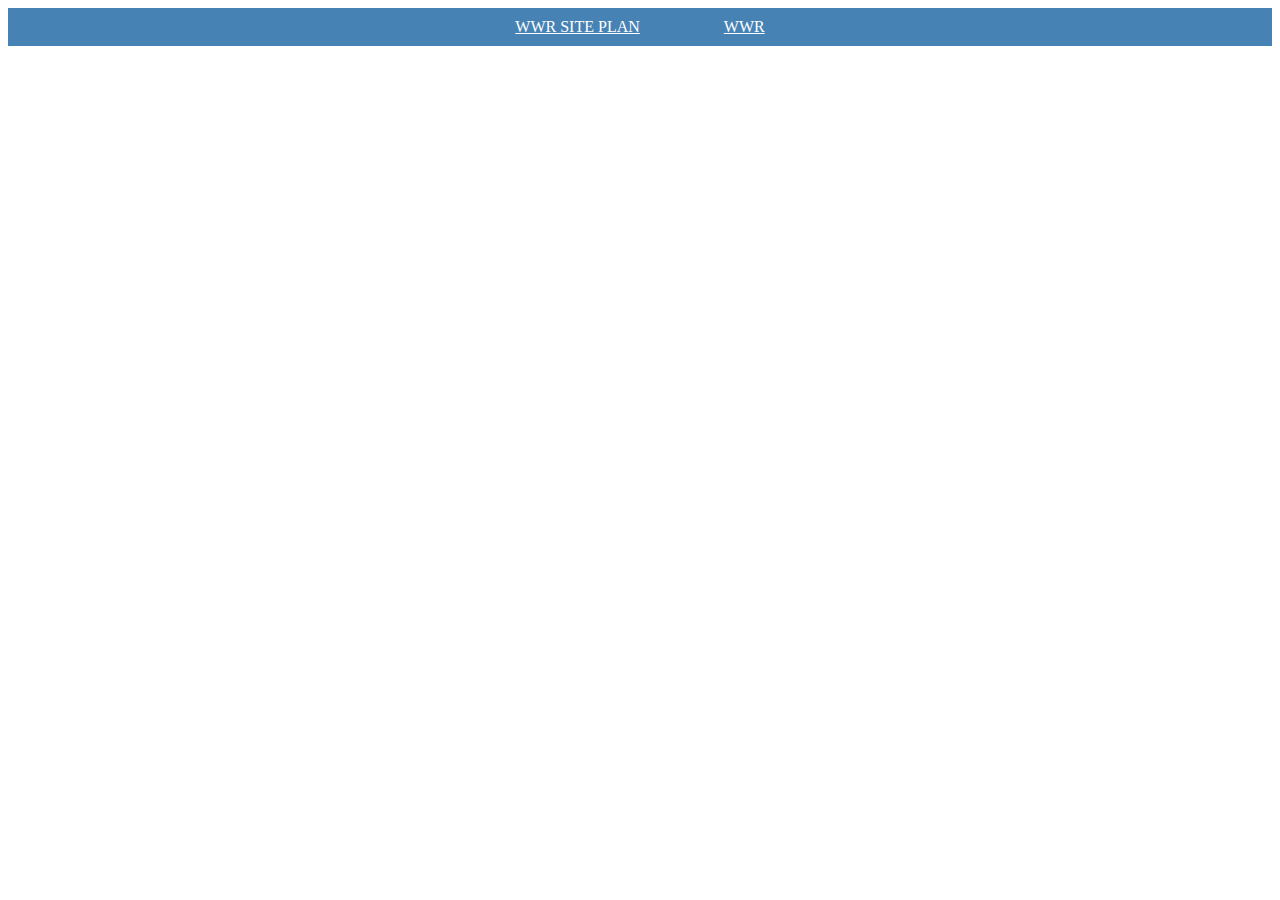
<file: index.html>
<!DOCTYPE html>
<html>
<head>
    <title>BYUI</title>
    <link rel="stylesheet" href="styles/style.css">
</head>
<body>
    <header>
        <nav>
            <a href="./wwr/site-plan-rafting.html">WWR SITE PLAN</a>
            <a href="wwr/index.html">WWR</a>
        </nav>
    </header>
   
</body>
</html>
</file>
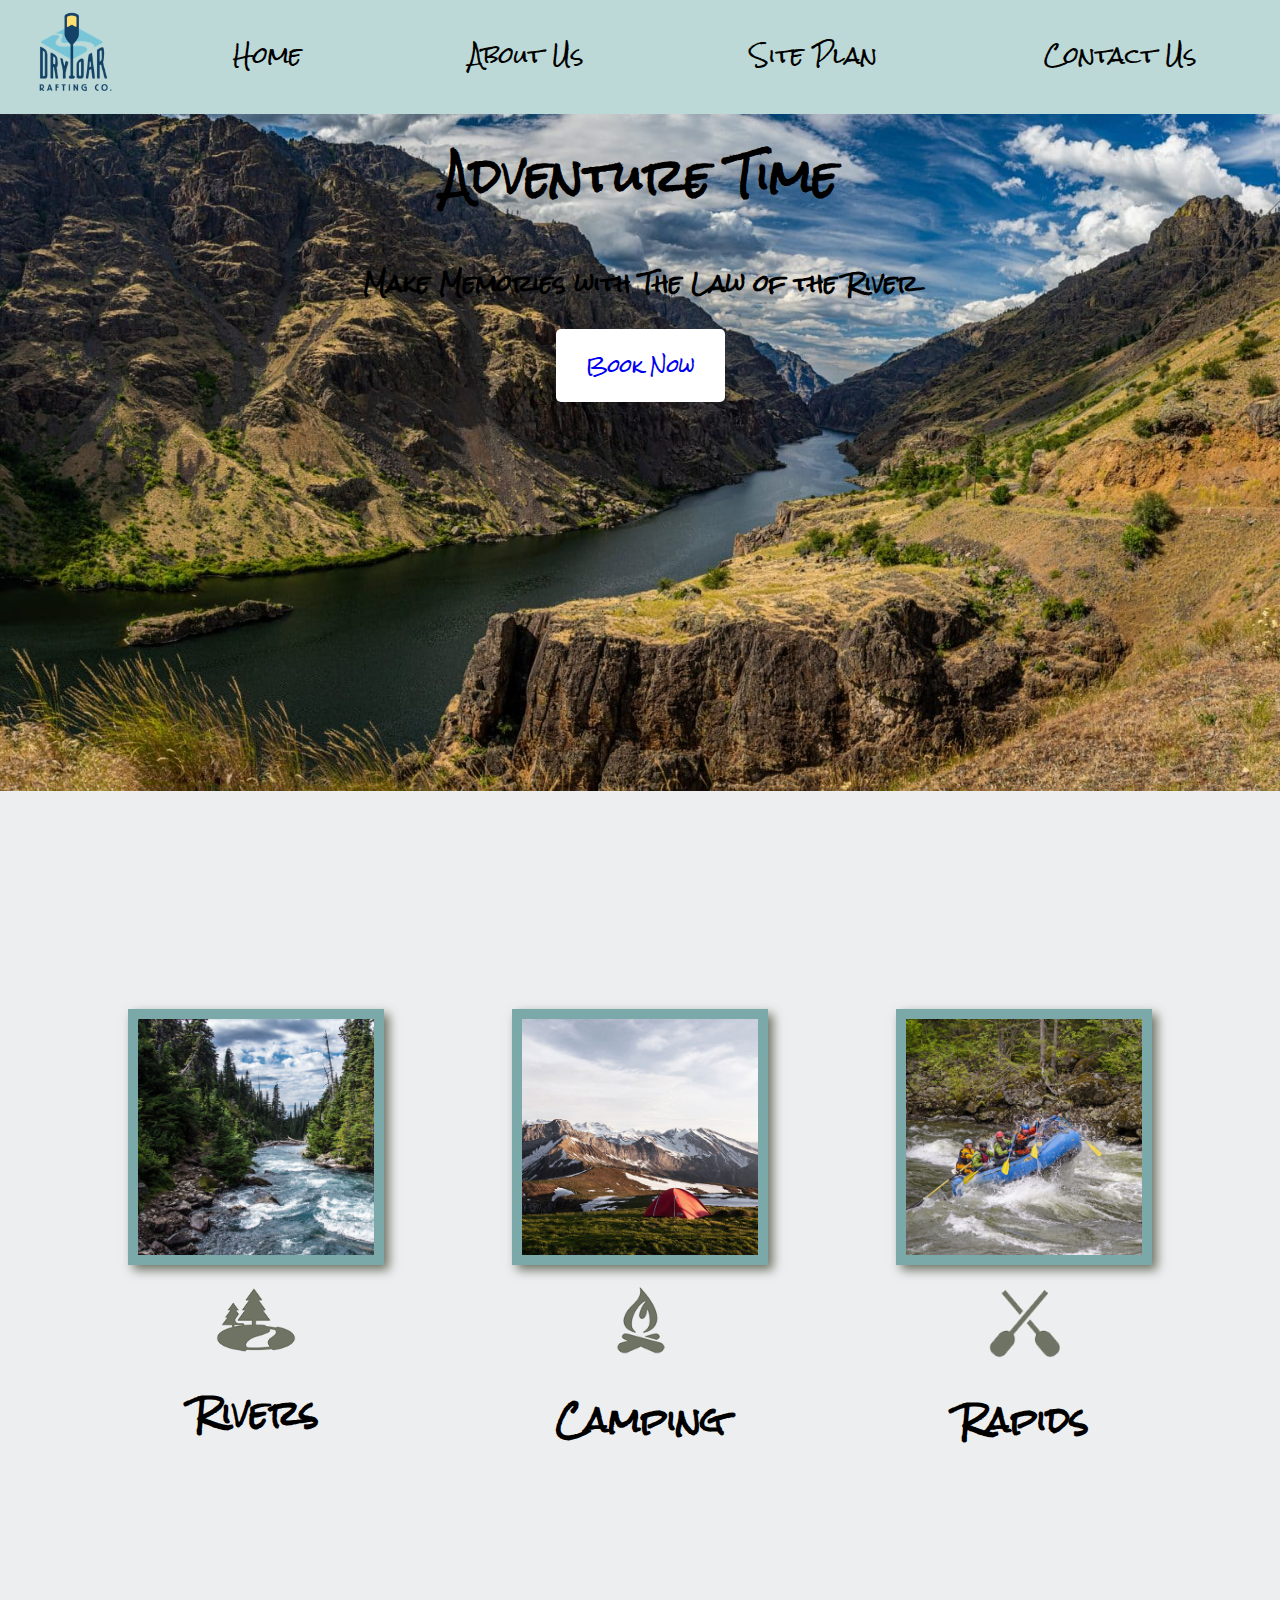
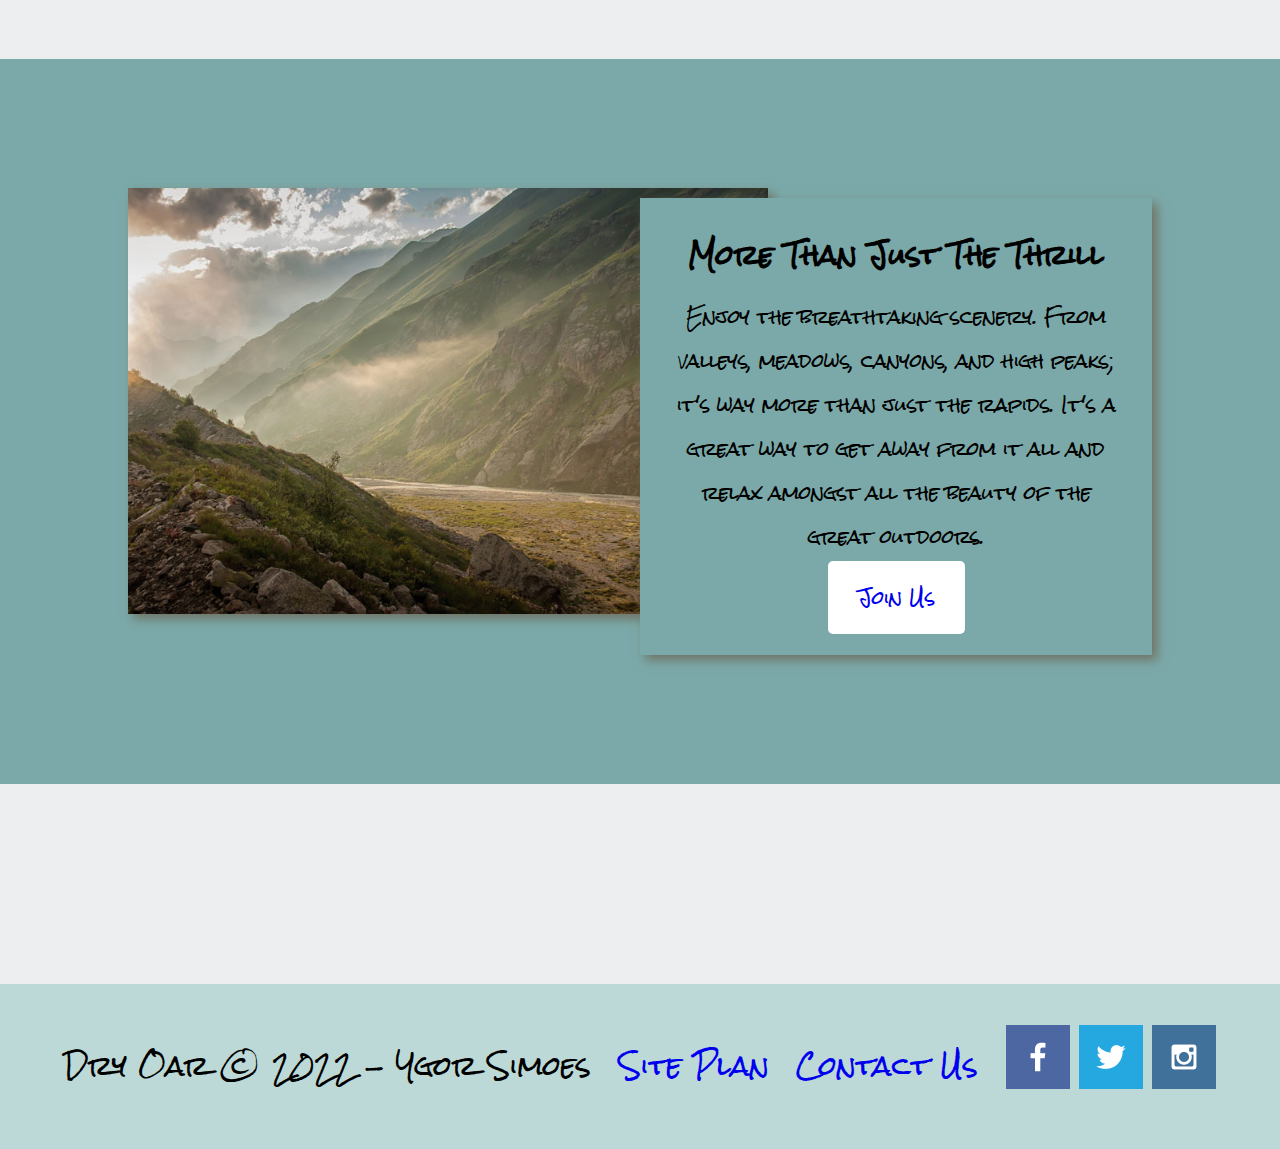
<file: wwr/index.html>
<!DOCTYPE html>
<html lang="en">
<head>
    <link rel="stylesheet" href="styles/style.css">
    <meta charset="UTF-8">
    <meta http-equiv="X-UA-Compatible" content="IE=edge">
    <meta name="viewport" content="width=device-width, initial-scale=1.0">
    <title>The Law of the River| The Law of the River | Home</title>
</head>
<body>
    <div id="content">
    <header>
        <a id="logo_link" href="index.html">
            <img class="logo" src= "images/dryoarlogo3.png" alt="The Law of the River logo">
        </a>
        <nav>
            <a href="index.html">Home</a>
            <a href="page_2.html">About Us</a>
            <a href="site-plan-rafting.html">Site Plan</a>
            <a href="contactus.html">Contact Us</a>
        </nav>
    </header>
    <div id="hero">
        <div id="hero-box">
            <img id="hero-img" src="images/skiing-extreme-sports-wallpaper-preview.jpg" alt="People enjoying white water rafting">
        </div>
        <section id="hero-msg">
            <h1 class="home-title">Adventure Time</h1>
            <h4>Make Memories with The Law of the River </h4>
            <div class='button-box'>
                <a class='book' href="rates.html">Book Now</a>
            </div>
        </section>
    </div>
    <main class="home-grid">
        <section class="rivers-card">
            <img class="card-img" src="images/rivers.jpg" alt="river in forest">
            <img class="icon" src="images/river_icon.png" alt="river icon">
            <h2>Rivers</h2>
        </section>
        <section class="camping-card">
            <img class="card-img" src="images/camping.jpg" alt="tent in mountains">
            <img class="icon" src="images/fire_icon.png" alt="fire icon">
            <h2>Camping</h2>
        </section>
        <section class="rapids-card">
            <img class="card-img" src="images/rapids.jpg" alt="rafting boat">
            <img class="icon" src="images/oars.png" alt="oars icon">
            <h2>Rapids</h2>
        </section>
        <div id="background"></div> 
        <img class="mountains" src="images/mountains.jpg" alt="Misty mountains">
        <section class="msg">
            <h2>More Than Just The Thrill</h2>
            <p>Enjoy the breathtaking scenery. From valleys, meadows, canyons, and high peaks; it's way more than just the rapids. It's a great way to get away from it all and relax amongst all the beauty of the great outdoors. </p>
            <a class='join' href="rivers.html">Join Us</a>
        </section>
    </main>
</main>
<footer>
    <p>Dry Oar &copy; 2022 - Ygor Simoes</p>
    <p><a href="site-plan-rafting.html">Site Plan</a></p>
    <p><a href="contactus.html">Contact Us</a></p>
    <div class="social">
        <a href="https://facebook.com" target="_blank">
            <img src="images/facebook.png" alt="fb icon">
        </a>
        <a href="https://twitter.com" target="_blank">
            <img src="images/twitter.png" alt="twitter icon">
        </a>
        <a href="https://instagram.com" target="_blank">
            <img src="images/instagram.png" alt="instagram icon">
        </a>
    </div>
</footer>    
</body>
</html>
</file>
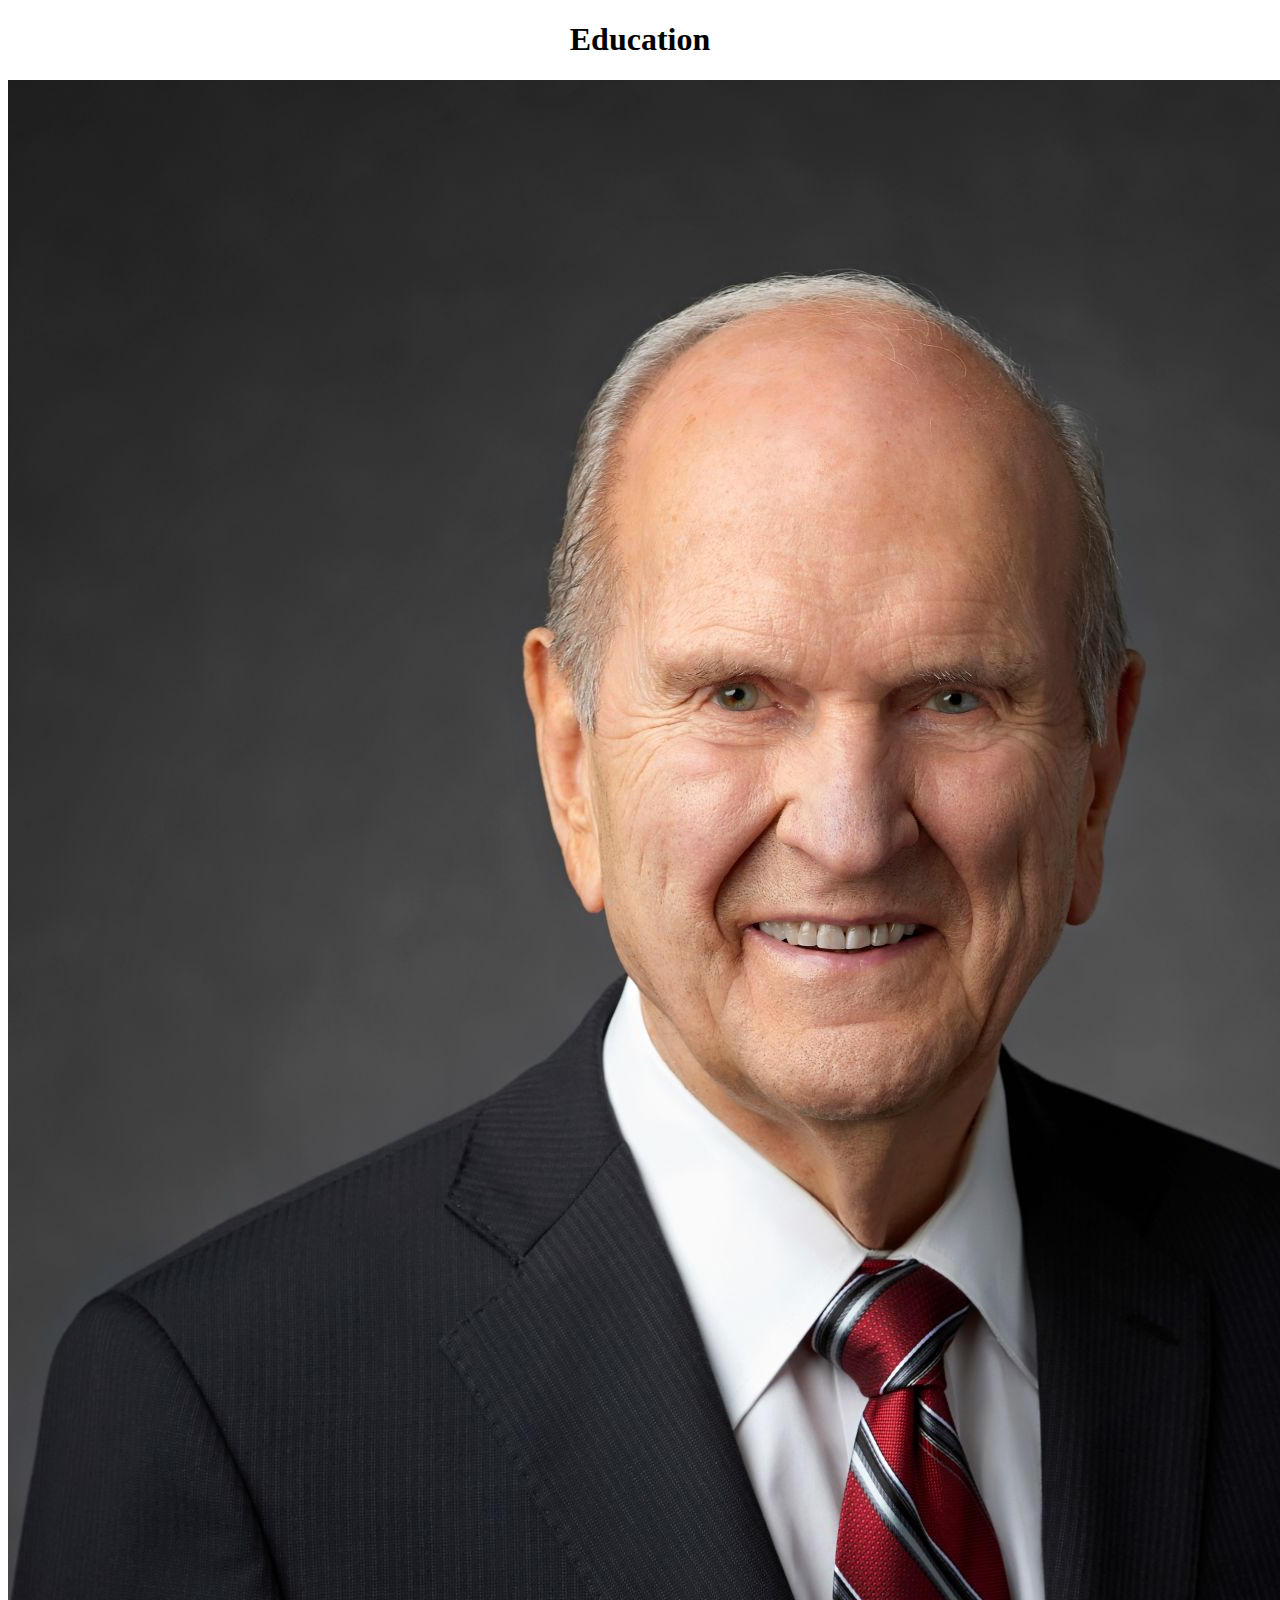
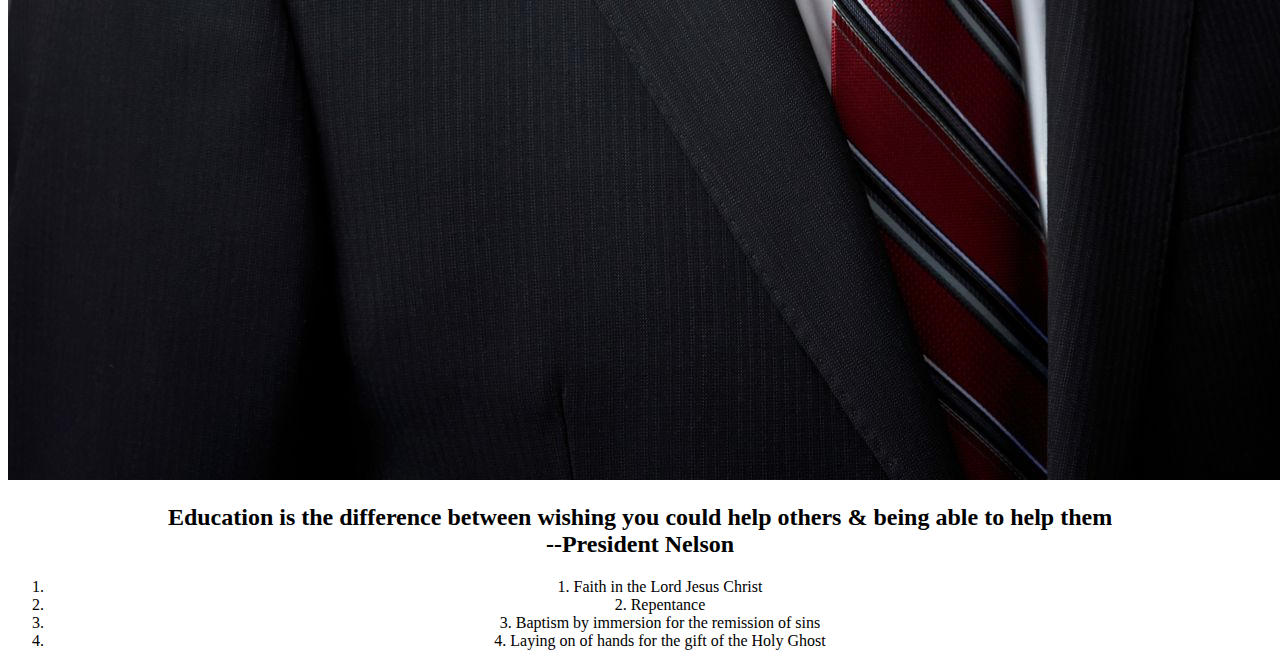
<file: ice.html>
<!DOCTYPE html>
<html lang="en">
<head>
    <link rel="stylesheet" href="ice_challenge.css">
    <meta charset="UTF-8">
    <meta http-equiv="X-UA-Compatible" content="IE=edge">
    <meta name="viewport" content="width=device-width, initial-scale=1.0">
    <title>Education</title>
</head>
<body>
    <h1>Education</h1>
    <img src="ice_pics/russell_nelson_official_portrait_2018.jpeg" alt="President Nelson's Pic">
    <h2>Education is the difference between wishing you could help others & being able to help them<br>--President Nelson<br> </h2>
    <ol>
        <li>1. Faith in the Lord Jesus Christ</li>
        <li>2. Repentance</li>
        <li>3. Baptism by immersion for the remission of sins</li>
        <li>4. Laying on of hands for the gift of the Holy Ghost</li>
    </ol>
</body>
</html>
</file>
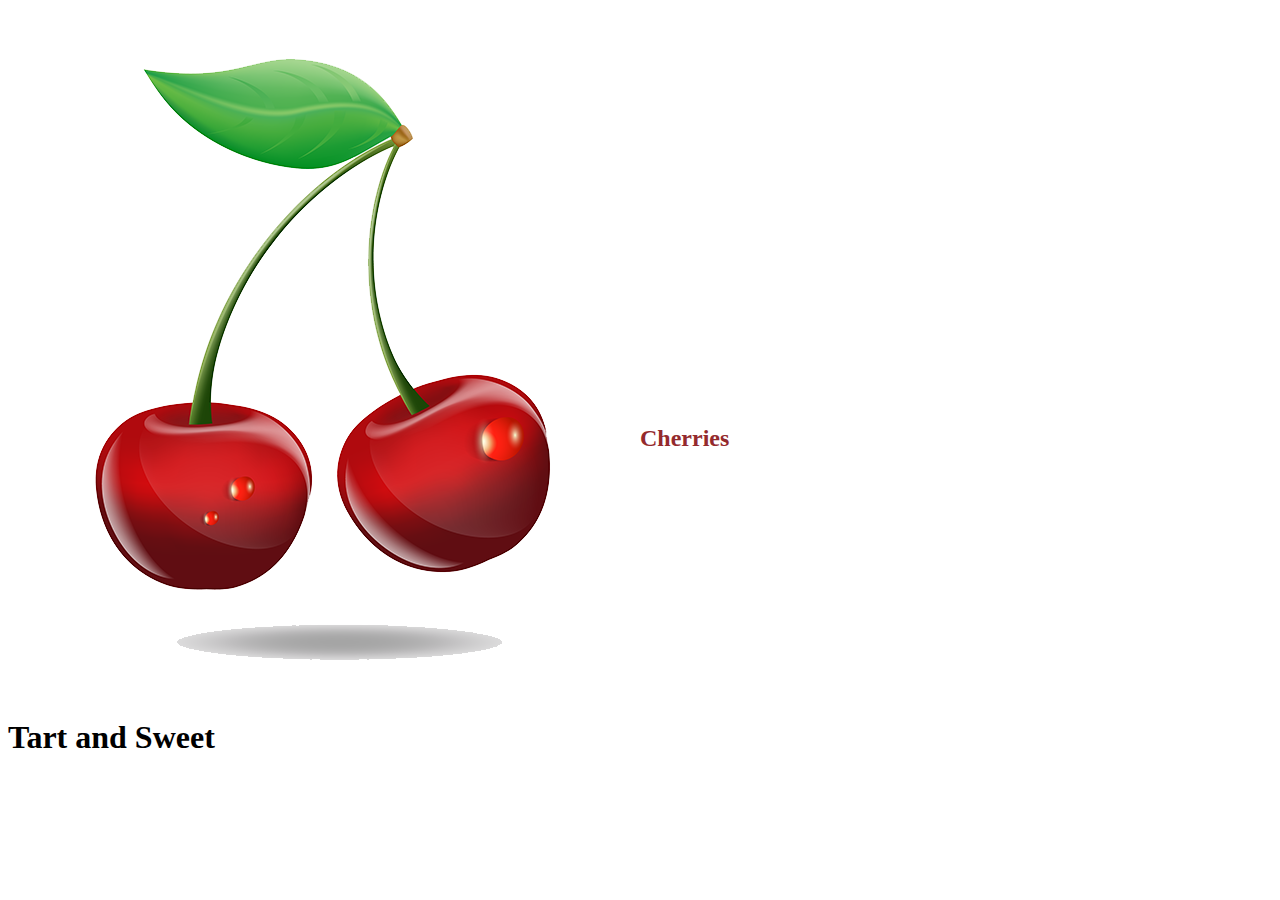
<file: ice_challenge06.html>
<!DOCTYPE html>
<html lang="en">
<head>
    <meta charset="UTF-8">
    <meta http-equiv="X-UA-Compatible" content="IE=edge">
    <meta name="viewport" content="width=device-width, initial-scale=1.0">
    <link rel="stylesheet" href="W06_CSS.css">
    <title>Ice Challenge Week 06</title>
</head>
<body>
    <div id="container">
        <img class="cherry_img" src="wwr/images/w06_cherries.png" alt="w06_cherries">
        <h1 id="title_text">Tart and Sweet</h1>
        <div class="gray"></div>
        <h2 id="cherries">Cherries</h2>
    </div>
</body>
</html>
</file>
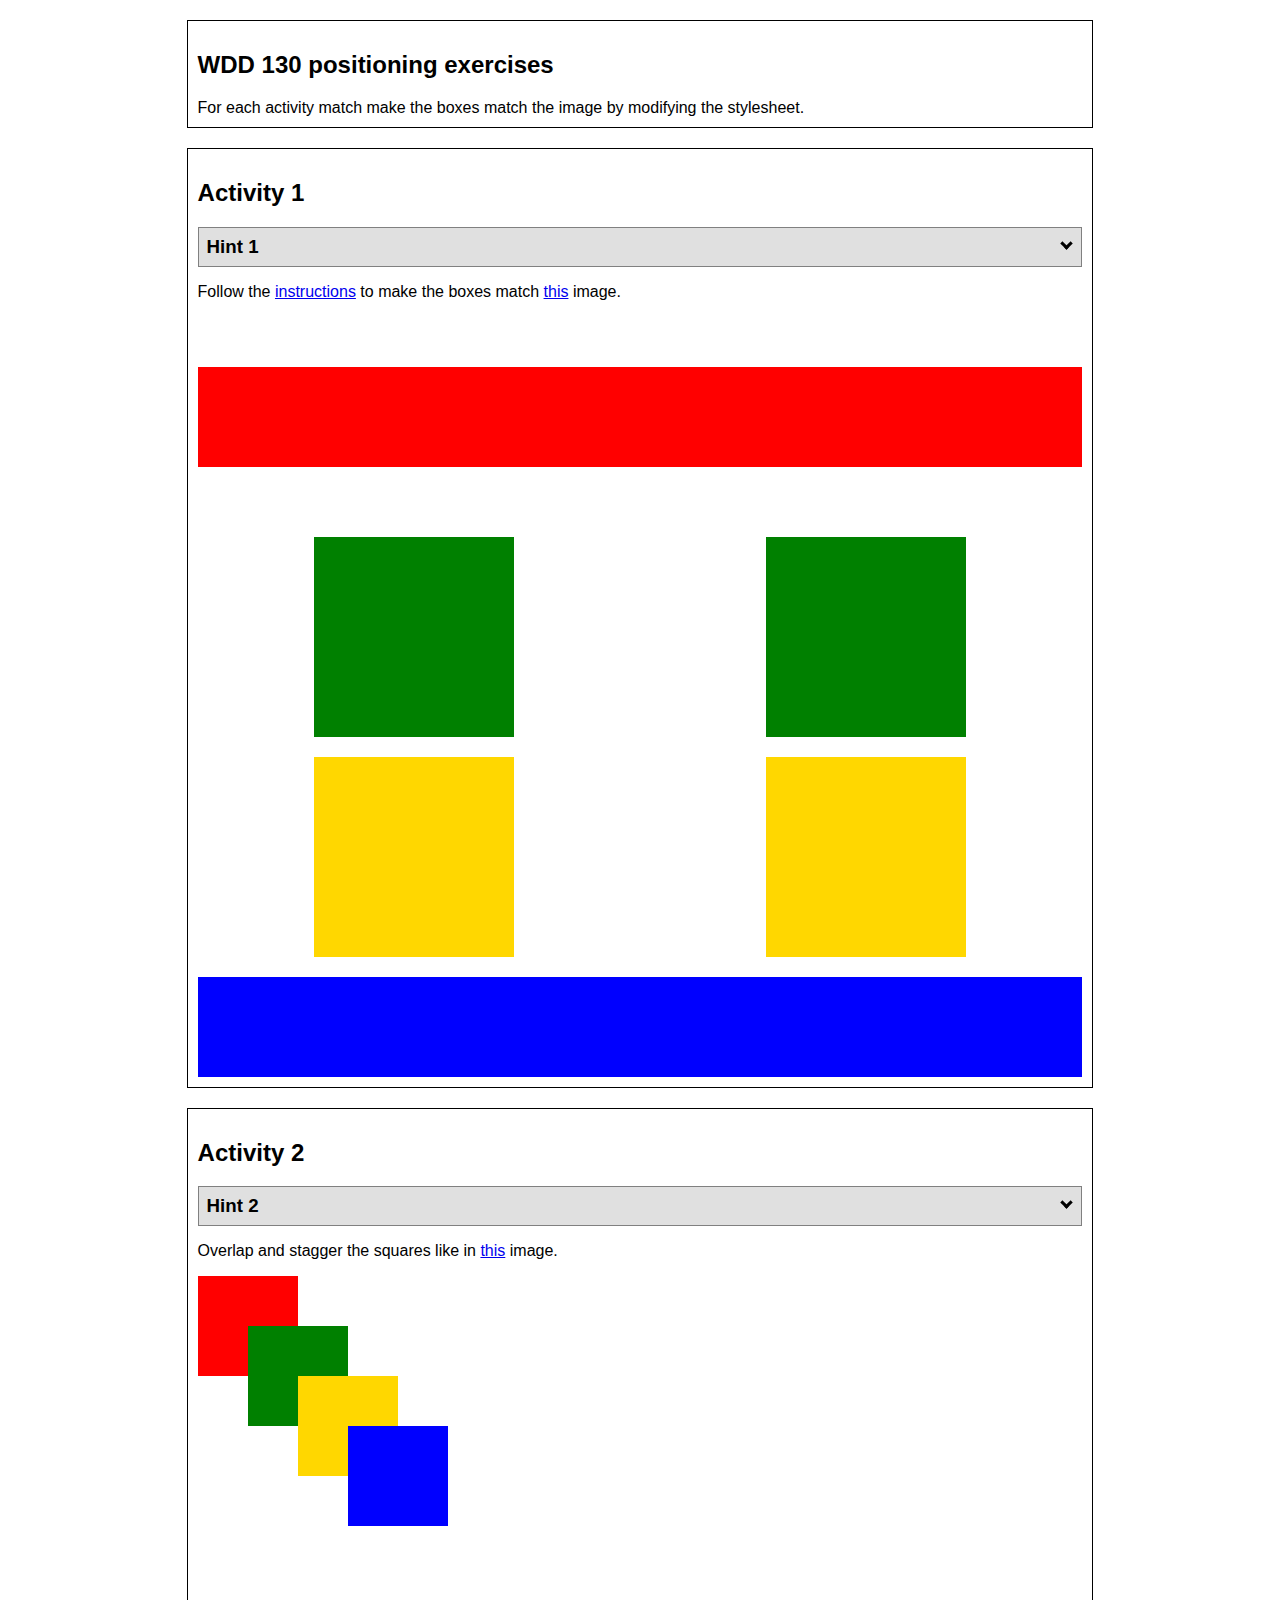
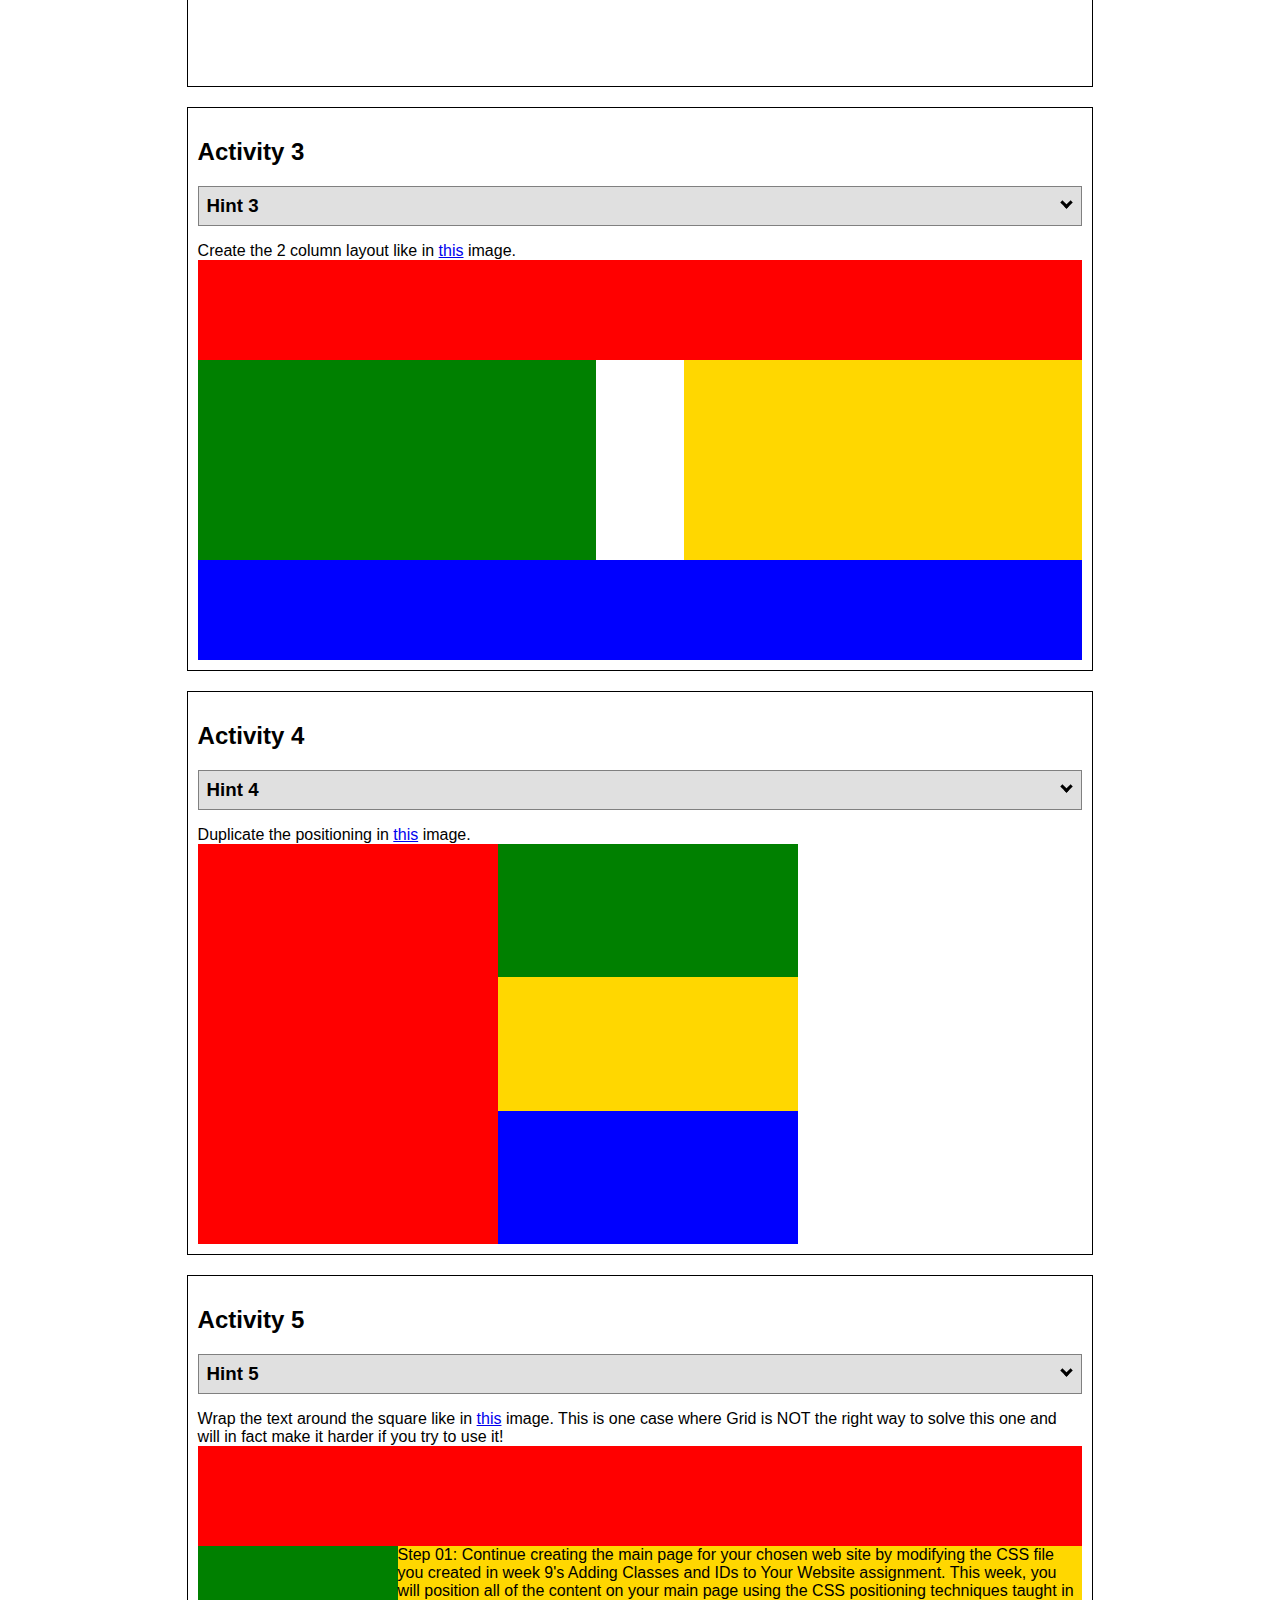
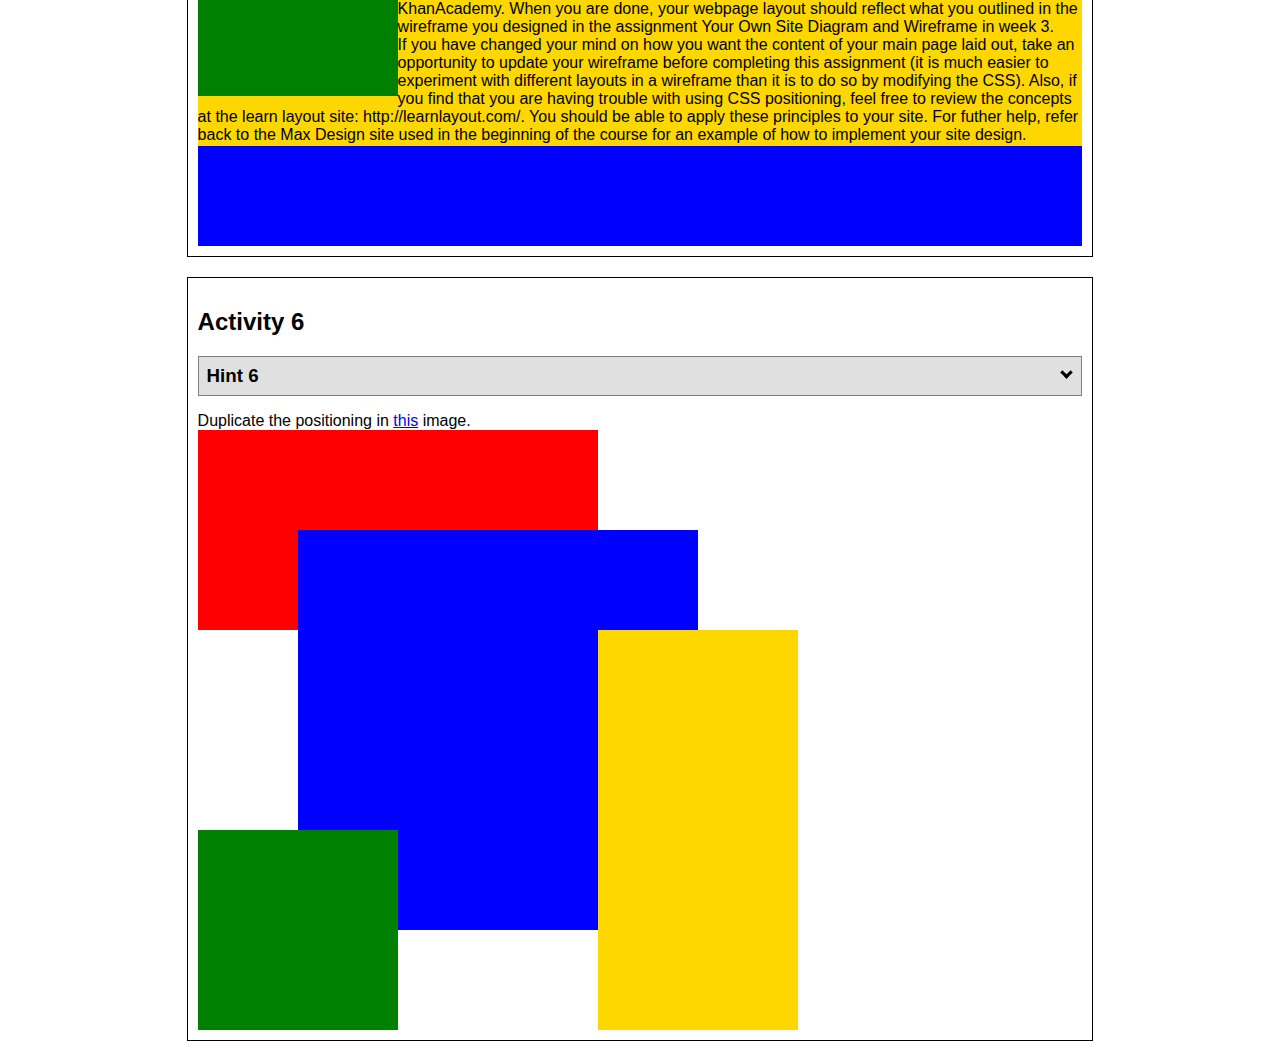
<file: positioning.html>
<!DOCTYPE html>
<html lang="en">
  <head>
    <!-- HTML - Name: positioning.html -->
    <title>Positioning Activity</title>
    <link rel="stylesheet" type="text/css" href="positionstyles.css" />
  </head>
  <body>
    <div class="activity">
      <h2>WDD 130 positioning exercises</h2>
      For each activity match make the boxes match the image by modifying the stylesheet.</div>
    <div class="activity">
      <h2>Activity 1</h2>
      <section class="hint"><input type="checkbox" ><i></i> <h3>Hint 1</h3><div><p>Check out the <a href="https://byui-wdd.github.io/wdd130/activities/w06-css-positioning.html" target="_blank">activity instructions</a> in Ilearn!</p></div></section>
      <p>Follow the <a href="https://byui-wdd.github.io/wdd130/activities/w06-css-positioning.html" target="_blank">instructions</a> to make the boxes match  <a href="https://byui-wdd.github.io/wdd130/images/example1.png" target="_blank">this</a> image.</p>
      <div class="content1" >
        <div class="red1" ></div>
        <div class="green1" ></div>
        <div class="green1" ></div>
        <div class="yellow1"></div>
        <div class="yellow1"></div>
        <div class="blue1"></div>
      </div>
    </div>
    <div class="activity">
      <h2>Activity 2</h2>
      <section class="hint"><input type="checkbox" > <h3>Hint 2</h3><i></i><div><p>Remember that the best way to shift elements around slightly on the page is with Margins.  You could also use Grid.  Either would work for this. If you choose margin, you can use a <em>negative</em> margin. (ie margin-top: -20px;)</p><h4>Properties used:</h4><ul><li>margin-top, margin-left</li><li>...or...</li><li>grid-template-columns: 50px 50px 50px 50px 50px </li></ul></div></section>
      <p>Overlap and stagger the squares like in <a href="https://byui-wdd.github.io/wdd130/images/example2.png" target="_blank">this</a> image.</p>
      <div class="content2" >
        <div class="red2" ></div>
        <div class="green2" ></div>
        <div class="yellow2"></div>
        <div class="blue2"></div>
      </div>
    </div>
    <div class="activity">
      <h2>Activity 3</h2>
      <section class="hint"><input type="checkbox" > <h3>Hint 3</h3><i></i><div><p>This one is going to be best solved with CSS Grid. Remember to make the boxes the right width first...then start moving them around. </p><h4>Properties used:</h4><ul><li>display:grid;</li><li>grid-template-columns:</li><li>grid-column-gap:</li>
        <li>grid-column:</li>  </ul></div></section>
      Create the 2 column layout like in <a href="https://byui-wdd.github.io/wdd130/images/example3.png" target="_blank">this</a>  image.
      <div class="content3" >
        <div class="red3" ></div>
        <div class="green3" ></div>
        <div class="yellow3"></div>
        <div class="blue3"></div>
      </div>
    </div>
    <div class="activity">
      <h2>Activity 4</h2>
      <section class="hint"><input type="checkbox" > <h3>Hint 4</h3><i></i><div><p>For the others we have been primarily concerned with width. For this one you will need to adjust height as well. </p><h4>Properties used:</h4><ul><li>display:grid;</li><li>grid-template-columns:</li><li>grid-row:</li></ul></div></section>
      Duplicate the positioning in <a href="https://byui-wdd.github.io/wdd130/images/example4.png" target="_blank">this</a> image. 
      <div class="content4" >
        <div class="red4" ></div>
        <div class="green4" ></div>
        <div class="yellow4"></div>
        <div class="blue4"></div>
      </div>
    </div>

    <div class="activity">
      <h2>Activity 5</h2>
      <section class="hint"><input type="checkbox" > <h3>Hint 5</h3><i></i><div><p>Grid is <strong>not</strong> the right way to do this.  In fact there is only one way to really do that...and that is with float. Remember that we float the thing we want the text to wrap around.  Also remember to start by making all the shapes the right size and shape.</p><h4>Properties used:</h4><ul><li>float: left;</li></ul></div></section>
      Wrap the text around the square like in <a href="https://byui-wdd.github.io/wdd130/images/example5.png" target="_blank">this</a> image. This is one case where Grid is NOT the right way to solve this one and will in fact make it harder if you try to use it!
      <div class="content5" >
        <div class="red5" ></div>
        <div class="green5" ></div>
        <div class="yellow5">Step 01: Continue creating the main page for your chosen web site by modifying the CSS file you created in week 9's Adding Classes and IDs to Your Website assignment. This week, you will position all of the content on your main page using the CSS positioning techniques taught in KhanAcademy. When you are done, your webpage layout should reflect what you outlined in the wireframe you designed in the assignment Your Own Site Diagram and Wireframe in week 3. <br />
          If you have changed your mind on how you want the content of your main page laid out, take an opportunity to update your wireframe before completing this assignment (it is much easier to experiment with different layouts in a wireframe than it is to do so by modifying the CSS). Also, if you find that you are having trouble with using CSS positioning, feel free to review the concepts at the learn layout site: http://learnlayout.com/. You should be able to apply these principles to your site. For futher help, refer back to the Max Design site used in the beginning of the course for an example of how to implement your site design.</div>
        <div class="blue5"></div>
      </div>
    </div>
    <div class="activity">
      <h2>Activity 6</h2>
      <section class="hint"><input type="checkbox" > <h3>Hint 6</h3><i></i><div><p>This one is all about visualizing the grid behind the layout. If you are having a hard time doing that first: all the sizes are even multiples of 100, and second here is another example with the lines drawn: <a href="https://byui-wdd.github.io/wdd130/images/example6-hint.png" target="_blank">example 6 with lines</a>. For this one you will find it easiest if you use px for the column width. You can also use <kbd>z-index</kbd> to control the element layering.    </p><h4>Properties used:</h4><ul><li>display:grid;</li><li>grid-template-columns:</li><li>grid-column:</li><li>grid-row:</li><li><a href="https://www.w3schools.com/cssref/pr_pos_z-index.asp" target="_blank">z-index:</a></li></ul></div></section>
      Duplicate the positioning in <a href="https://byui-wdd.github.io/wdd130/images/example6.png" target="_blank">this</a> image.
      <div class="content6" >
        <div class="red6" ></div>
        <div class="green6" ></div>
        <div class="yellow6"></div>
        <div class="blue6"></div>
      </div>
    </div>
  </body>
</html>
</file>
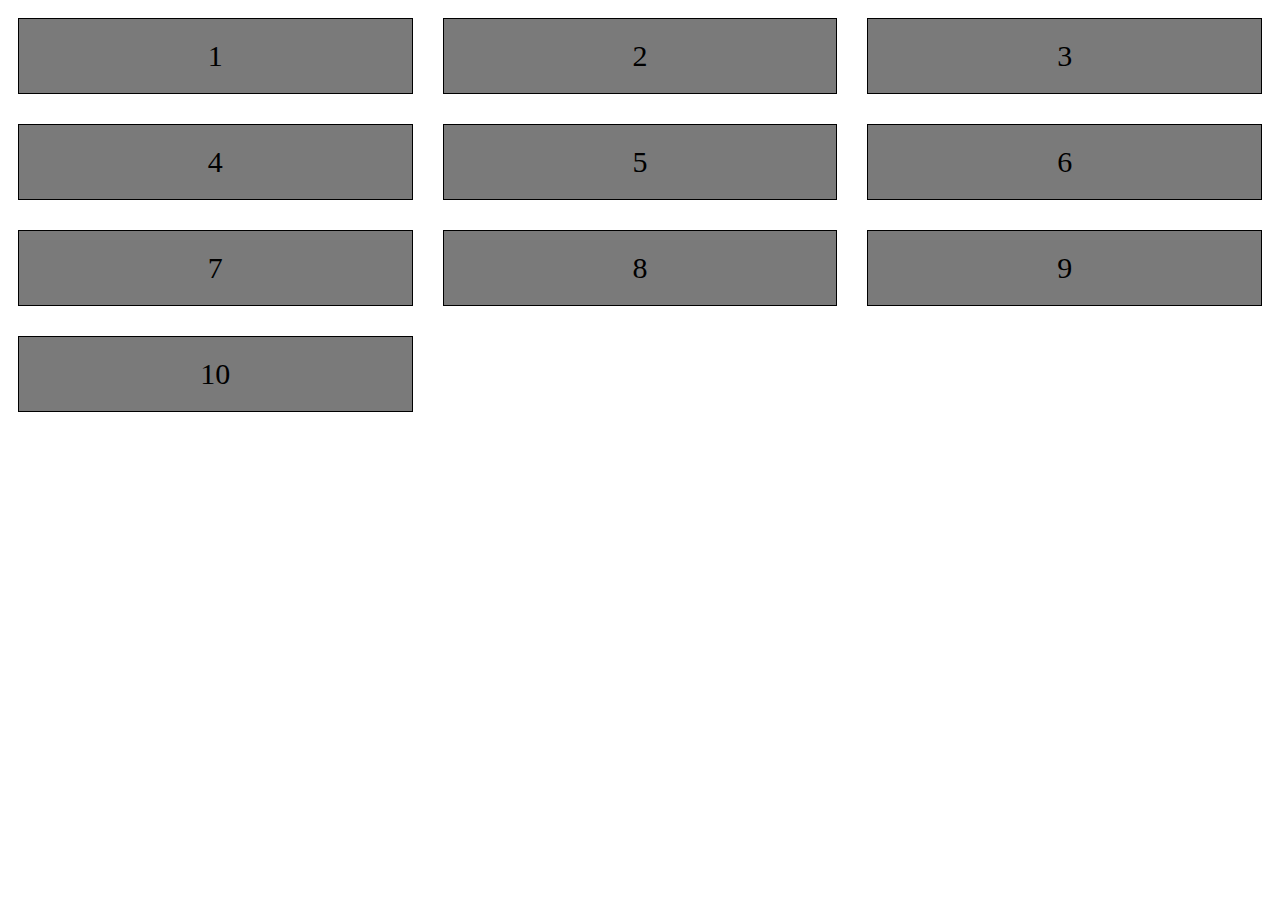
<file: testing.html>
<!DOCTYPE html>
<html lang="en">
<head>
    <meta charset="UTF-8">
    <meta http-equiv="X-UA-Compatible" content="IE=edge">
    <meta name="viewport" content="width=device-width, initial-scale=1.0">
    <title>Simple Grid</title>
    <style>
        .grid-container{
            display: grid;
            grid-gap: 30px;
            grid-template-columns: repeat(3, 1fr);
            padding: 10px;
        }
        .grid-item{
            background-color: #7a7a7a;
            border: 1px solid black;
            padding: 20px;
            font-size: 30px;
            text-align: center;
}
    </style>
</head>
<body>
    <div class="grid-container">
        <div class="grid-item">1</div>
        <div class="grid-item">2</div>
        <div class="grid-item">3</div>
        <div class="grid-item">4</div>
        <div class="grid-item">5</div>
        <div class="grid-item">6</div>
        <div class="grid-item">7</div>
        <div class="grid-item">8</div>
        <div class="grid-item">9</div>
        <div class="grid-item">10</div>
        </div>
</body>
</html>
</file>
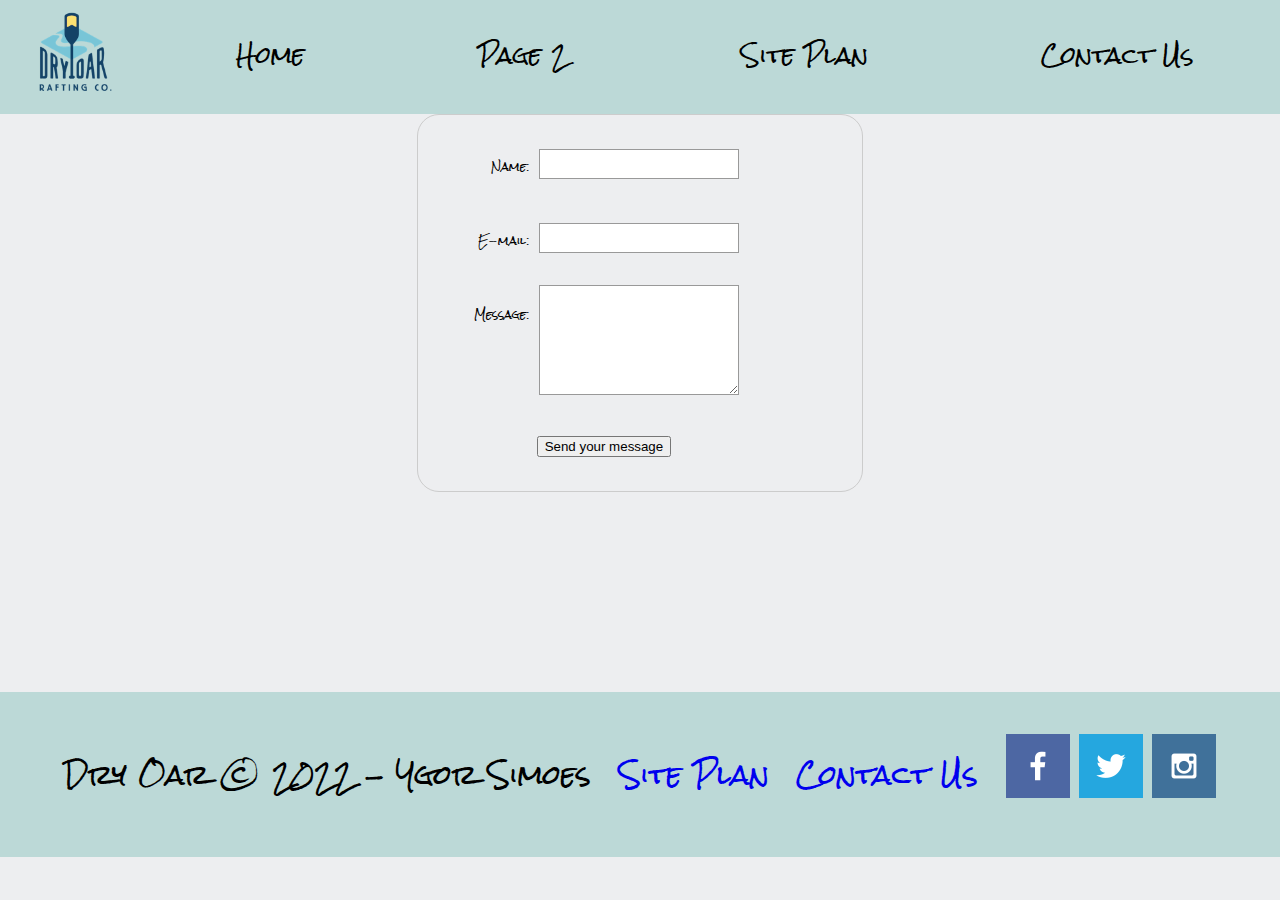
<file: wwr/contactus.html>
<!DOCTYPE html>
<html lang="en">
<head>
    <link rel="stylesheet" href="styles/style.css">
    <meta charset="UTF-8">
    <meta http-equiv="X-UA-Compatible" content="IE=edge">
    <meta name="viewport" content="width=device-width, initial-scale=1.0">
    <title>The Law of the River| The Law of the River | Home</title>
</head>
<body>
    <header>
        <a id="logo_link" href="index.html">
            <img class="logo" src= "images/dryoarlogo3.png" alt="The Law of the River logo">
        </a>
        <nav>
            <a href="index.html">Home</a>
            <a href="#">Page 2</a>
            <a href="site-plan-rafting.html">Site Plan</a>
            <a href="contactus.html">Contact Us</a>
        </nav>
    </header>
    <main>
        <div id="feedback"></div>
        <form action="/my-handling-form-page" method="post">
            <ul>
                <li>
                  <label for="name">Name:</label>
                  <input type="text" id="name" name="user_name"/> 
                </li>
                <li>
                  <label for="mail">E-mail:</label>
                  <input type="email" id="mail" name="user_email" />
                </li>
                <li>
                  <label for="msg">Message:</label>
                  <textarea id="msg" name="user_message"></textarea>
                </li>
                <li class="button">
                    <button type="submit">Send your message</button>
                  </li>
              </ul>
        </form>
    </main>
    <footer>
        <p>Dry Oar &copy; 2022 - Ygor Simoes</p>
        <p><a href="site-plan-rafting.html">Site Plan</a></p>
        <p><a href="contactus.html">Contact Us</a></p>
        <div class="social">
            <a href="https://facebook.com" target="_blank">
                <img src="images/facebook.png" alt="fb icon">
            </a>
            <a href="https://twitter.com" target="_blank">
                <img src="images/twitter.png" alt="twitter icon">
            </a>
            <a href="https://instagram.com" target="_blank">
                <img src="images/instagram.png" alt="instagram icon">
            </a>
        </div>
    </footer>
    <script>
        // get the feedback div element so we can do something with it.
        const feedbackElement = document.getElementById('feedback');
        // get the form so we can read what was entered in it.
        const formElement = document.forms[0];
        // add a 'listener' to wait for a submission of our form. When that happens run the code below.
        formElement.addEventListener('submit', function(e) {
            // stop the form from doing the default action.
            e.preventDefault();
            // set the contents of our feedback element to a message letting the user know the form was submitted successfully. Notice that we pull the name that was entered in the form to personalize the message!
            feedbackElement.innerHTML = 'Hello '+ formElement.user_name.value +'! Thank you for your message. We will get back with you as soon as possible!';
            // make the feedback element visible.
            feedbackElement.style.display = "block";
            // add a class to move everything down so our message doesn't cover it.
            document.body.classList.toggle('moveDown');
        });
    </script>
    
</body>
</html>
</file>
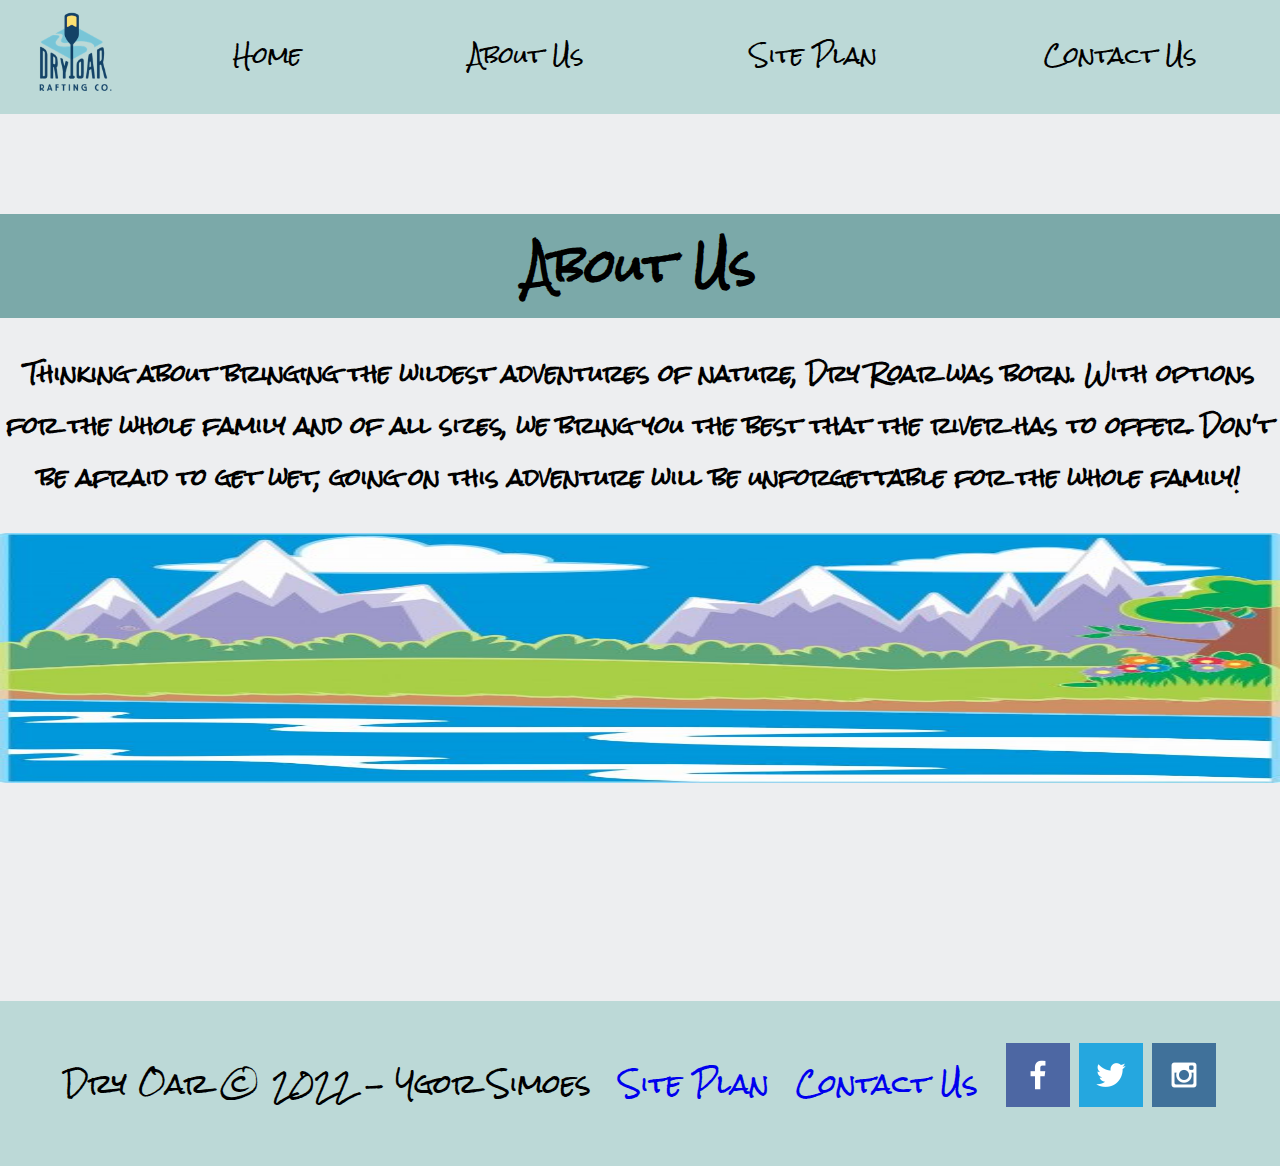
<file: wwr/page_2.html>
<!DOCTYPE html>
<html lang="en">

<head>
    <link rel="stylesheet" href="styles/style.css">
    <meta charset="UTF-8">
    <meta http-equiv="X-UA-Compatible" content="IE=edge">
    <meta name="viewport" content="width=device-width, initial-scale=1.0">
    <title>The Law of the River| The Law of the River | Home</title>
</head>

<body>
    <div id="content">
        <header>
            <a id="logo_link" href="index.html">
                <img class="logo" src="images/dryoarlogo3.png" alt="The Law of the River logo">
            </a>
            <nav>
                <a href="index.html">Home</a>
                <a class='active' href="page_2.html">About Us</a>
                <a href="site-plan-rafting.html">Site Plan</a>
                <a href="contactus.html">Contact Us</a>
            </nav>
        </header>
    </div>
    <section id="hero-msg">
        <h1 class="About_us_msg">About Us</h1>
        <h4 class='about_us_txt'>Thinking about bringing the wildest adventures of nature, Dry Roar was born. With
            options for the whole
            family and of all sizes, we bring you the best that the river has to offer. Don't be afraid to get wet, going on
            this adventure will be unforgettable for the whole family! </h4>
        <img class="img_strecht" src="images\img_maker.jpg" alt="cartoon">
        <footer>
            <p>Dry Oar &copy; 2022 - Ygor Simoes</p>
            <p><a href="site-plan-rafting.html">Site Plan</a></p>
            <p><a href="contactus.html">Contact Us</a></p>
            <div class="social">
                <a href="https://facebook.com" target="_blank">
                    <img src="images/facebook.png" alt="fb icon">
                </a>
                <a href="https://twitter.com" target="_blank">
                    <img src="images/twitter.png" alt="twitter icon">
                </a>
                <a href="https://instagram.com" target="_blank">
                    <img src="images/instagram.png" alt="instagram icon">
                </a>
            </div>
        </footer>
</body>
</file>
<file: styles/style.css>
@import url('https://fonts.googleapis.com/css2?family=Rock+Salt&family=Ruslan+Display&display=swap');

:root{
    --heading-font: "Rock Salt";
    --paragraph-font: Ruslan Display, Helvetica, sans-serif;    
}

a {
    margin: 40px;
}
.main-para {
    font-size: 1.5em;
    line-height: 1.5em;
    text-align: center;
    font-family: "Rock Salt";
}

#active {
    background-color: white;
    color: steelblue;
}
nav, footer {
    background-color: steelblue;
    color: white;
    padding: 10px;
}
footer p {
    font-size: 20px;
    font: "Rock Salt";
}

body {
    text-align: center;
    font: "Rock Salt";
    }
    nav {
    background-color: steelblue;
    padding: 10px;
    }
    a {
    color: white;
    margin: 40px;
    }
    h1 {
    color: steelblue;
    }
    img {
    width: 800px;
    border: 4px solid steelblue;
    }
    p {
    padding: 10px;
    }
    footer {
    background-color: steelblue;
    color: white;
    }
    .main-para {
    font-size: 1.5em;
    line-height: 1.5em;
   }
   #active {
    background-color: white;
    color: steelblue;
   }

   a:hover {
    background-color: white;
    color: steelblue;
}
img {
    width: 80%;
}
p {
    width: 80%;
}
</file>
<file: wwr/styles/style.css>
@import url('https://fonts.googleapis.com/css2?family=Rock+Salt&family=Ruslan+Display&display=swap');
content{
    max-width: 1600px ;
    margin: 0 auto;
}
nav a {
    text-align: center;
    color: black;
    text-decoration: none;
    padding:30px;
}
nav a:hover{
    background-color: #a7c5c8;
    padding-inline: 5%;
}

nav{
    display: flex;
    justify-content: space-around;
}
#hero {
    display: grid;
    grid-template-columns: 1fr 3fr 1fr;
    margin-top: -100px;
}

#hero-box {
    grid-column: 1/4;
    grid-row: 1/3;
    z-index: -1;
}
h2 {
    margin: 0;
}

#hero-msg {
    grid-column: 2/3;
    grid-row: 1/2;
    margin-top: 100px;
}

#hero-msg h1 {
    text-align: center;
    color: black
}
#hero-msg h4 {
    text-align: center;
    color: black;
}
.button-box{
    text-align: center;
}
.button-box :hover{
    background-color: #7ba9a9;
}
main section{
    text-align: center;
    
}
main section img{
    box-sizing: border-box;
}
#background{
    height: 725px;
    background-color: #7ba9a9;
    grid-column: 1/11;
    grid-row: 4/9;
}
body{
    background-color: #edeef0;
    font-family: "Rock Salt";
    font-size: 22px;
    margin: 0;
    padding: 0;
}
header{
    background-color: #bcd9d7;
    font-family: "Rock Salt";
    display: grid;
    grid-template-columns: 150px auto;
}

.book, .join{
    text-decoration: none;
    padding: 15px 30px;
    font-size: 18px;
    border-radius: 5px;  
    background-color: white; 
    margin-top: 50px; 
}

.home-grid{
    display: grid;
    grid-template-columns: repeat(10,1fr);
}
.book:hover, .join:hover{
    background-color:#7ba9a9; 
}
.msg{
    background-color: #7ba9a9;
    font-size: .8em;
    line-height: 2.5em;
    margin-top: 10px;
}
footer{
    background-color:#bcd9d7 ;
    margin-top: 200px;
    padding: 25px 50px;
    display: flex;
    justify-content: space-around;
    align-items: center;
}
.logo{
    width: 80px;
    padding-top: 5px;
}
.icon{
    width: 80px;
}
#hero-img{
    width: 100%;
}
footer a{
    text-decoration: none;
}
footer p {
    font-size: 1.2em;
}    
footer p :hover{
    text-decoration: underline;
}
.home-title {
    font-family: 'Rock Salt', 'Bradley Hand', sans-serif;
    font-size: 2em;
    margin-top: 10px;
}
#logo_link{
    padding-top: 5px;
    justify-self: center;
    align-self: center;
}
.rivers-card{
    margin: 200px 0;
    grid-column: 2/4;
    grid-row: 2/3;
}
.camping-card{
    margin: 200px 0;
    grid-column: 5/7;
    grid-row: 2/3;
}
.rapids-card{
    margin: 200px 0;
    grid-column: 8/10;
    grid-row: 2/3;
}
.card-img {
    border: 10px solid #7ba9a9;
    transition: transform .5s;
    box-shadow: 5px 5px 10px #6f7364
}
.card-img, .mountains {
    width: 100%;
}

.mountains{
    grid-column: 2/7;
    grid-row: 5/8;
    box-shadow: 5px 5px 10px #6f7364;
}

.msg{
    grid-column: 6/10;
    grid-row: 6/7;
    box-shadow: 5px 5px 10px #6f7364;
    padding: 35px;
}
.card-img:hover {
    opacity: .6;
    transform: scale(1.1);
}
form {
    /* Center the form on the page */
    margin: 0 auto;
    width: 400px;
    /* Form outline */
    padding: 1em;
    border: 1px solid #ccc;
    border-radius: 1em;
  }
  
  ul {
    list-style: none;
    padding: 0;
    margin: 0;
  }
  
  form li + li {
    margin-top: 1em;
  }
  
  label {
    /* Uniform size & alignment */
    display: inline-block;
    width: 90px;
    text-align: right; 
    font-size: .5em;    
  }
  
  input,
  textarea {
    /* To make sure that all text fields have the same font settings
       By default, textareas have a monospace font */
    font: 1em sans-serif;
  
    /* Uniform text field size */
    width: 200px;
    box-sizing: border-box;
  
    /* Match form field borders */
    border: 1px solid #999;
  }
  
  input:focus,
  textarea:focus {
    /* Additional highlight for focused elements */
    border-color: #000;
  }
  
  textarea {
    /* Align multiline text fields with their labels */
    vertical-align: top;
  
    /* Provide space to type some text */
    height: 5em;
  }
  
  .button {
    /* Align buttons with the text fields */
    padding-left: 90px; /* same size as the label elements */
  }
  
  button {
    /* This extra margin represent roughly the same space as the space
       between the labels and their text fields */
    margin-left: 0.5em;
  }
.mail {
    display: inline;
}
#feedback {
    background-color: antiquewhite;
    position: absolute;
    top: 0;
    left: 0;
    right: 0;
    padding: .5em;
    /* make this element invisible until we are ready for it */
    display: none;      
}
.moveDown {
    margin-top: 3em;
}
@media screen and (max-width: 900px) {
    #hero, .home-grid {
        display: block;
        height: auto;
    }
    nav, footer {
        flex-direction: column;
    }
    nav a {
        display: block;
        padding: 15px;
    }
    #hero {
        margin-top: 0;
    }
    #hero-msg {
        margin-top: 0;
    }
    #hero-msg h4 {
        display: none;
    }
    .home-title {
        font-size: 25px;
        color: #6f7364;
    }
    .rivers-card, .camping-card, .rapids-card { 
        margin: 50px auto;
        width: 60%;
    }
    #background {
        display: none;
    }
    .mountains, .msg {
        width: 80%;
        display: block;
        margin: 0 auto;
    }
    footer {
        margin-top: 25px;
        font-display: 1fr auto;
    }
}

.About_us_msg{
    background-color: #7ba9a9;
}
.img_strecht{
    width: 100%;
    height: 250px;
    margin-bottom: 0%;
}
</file>
<file: ice_challenge.css>
body{
    text-align: center;
}
.div .cherry_img{
    width: 100%;
    height: 100%;
}
h1{
    grid-column: 1/2;
}
</file>
<file: W06_CSS.css>
#title_text{
    position: absolute;
    text-align: center;   
}
#cherries{
    position: absolute;
    color: #942A2D;
    top:45%;
    left: 50%;
}
h1{
    grid-column: 1/2;
}
</file>
<file: positionstyles.css>
/* CSS - Name: "positionstyles.css" */
/* Activity 1 styles */
.content1 {
  /* This is the parent of the activity 1 boxes. */
  display: grid;
  grid-template-columns: 1fr 1fr;
  justify-items: center;
  grid-gap: 20px;
}
.red1 { 
  width: 100%; 
  height: 100px; 
  background-color: red; 
  grid-column: 1/3;
  margin: 50px

} 
.green1 {
  width: 200px; 
  height: 200px; 
  background-color: green;
} 
.yellow1 {
  width: 200px; 
  height: 200px; 
  background-color: gold;
} 
.blue1 {
  width: 100%; 
  height: 100px; 
  background-color: blue; 
  grid-column: 1/3;
} 
/* Activity 2 styles */ 
.content2 {
  /* This is the parent of the activity 2 boxes. */
  display: grid;
  grid-template-columns: repeat(5, 1fr);
  grid-template-rows: repeat(8, 1fr);
  width: 250px;
}
.red2 {
  width: 100px; 
  height: 100px; 
  background-color: red;
  grid-row: 1/3;
  grid-column: 1/3; 
} 
.green2 { 
  width: 100px; 
  height: 100px; 
  background-color: green; 
  grid-row: 2/4;
  grid-column: 2/4;
} 
.yellow2 {
  width: 100px; 
  height: 100px; 
  background-color: gold;
  grid-row: 3/5;
  grid-column: 3/5;
} 
.blue2 {
  width: 100px; 
  height: 100px; 
  background-color: blue; 
  grid-column: 4/6;
  grid-row: 4/6;
} 
/* Activity 3 styles */ 
.content3 {
  /* This is the parent of the activity 3 boxes. */
  display: grid;
  grid-template-columns: repeat(2, 1fr);
  grid-column-gap: 10%;
}
.red3 {
  width: 100%; 
  height: 100px; 
  background-color: red;
  grid-column: 1/3;
} 
.green3 {
  width: 100%; 
  height: 200px; 
  background-color: green;
  grid-column: 1/2;
} 
.yellow3 {
  width: 100%; 
  height: 200px; 
  background-color: gold;
  grid-column: 2/3; 
} 
.blue3 {
  width: 100%;
  height: 100px; 
  background-color: blue; 
  grid-column: 1/3;
} 
/* Activity 4 styles */ 
.content4 {
  /* This is the parent of the activity 4 boxes. */
  display: grid;
  width: 600px;
  height: 400px;
  grid-template-columns: repeat(2,1fr);
  grid-template-rows: repeat(3,1fr);
}
.red4 {
  width: 100%; 
  height: 100%; 
  background-color: red;
  grid-row: 1/4;
} 
.green4 {
  width: 100%; 
  height: 100%; 
  background-color: green; 
  grid-column: 2/3;
  grid-row: 1/2;
} 
.yellow4 {
  width: 100%; 
  height: 100%; 
  background-color: gold; 
  grid-column: 2/3;
  grid-row: 2/3;
} 
.blue4 {
  width: 100%; 
  height: 100%; 
  background-color: blue; 
  grid-column:  2/3;
  grid-row: 3/4;
} 
/* Activity 5 styles */ 
.content5 {
  /* This is the parent of the activity 5 boxes. */
  height: 400px;
}
.red5 { 
  width: 100%; 
  height: 100px; 
  background-color: red; 
  
} 
.green5 { 
  width: 200px; 
  height: 150px; 
  background-color: green; 
  float: left;
} 
.yellow5 {
  width: 100%; 
  height: 200px; 
  background-color: gold; 

} 
.blue5 {
  width: 100%; 
  height: 100px; 
  background-color: blue; 
} 
/* Activity 6 styles */ 
.content6 {
  /* This is the parent of the activity 6 boxes. */
  display: grid;
  grid-template-columns: repeat(6,100px);
  grid-template-rows: repeat(6,100px);
}
.red6 {
  width: 100%; 
  height: 100%; 
  background-color: red; 
  grid-column: 1/5;
  grid-row: 1/3;
  z-index: 1;
} 
.green6 {
  width: 100%; 
  height: 100%; 
  background-color: green;
  grid-column: 1/3;
  grid-row: 5/7; 
  z-index: 3;
} 
.yellow6 {
  width: 100%; 
  height: 100%; 
  background-color: gold; 
  grid-column: 5/7;
  grid-row: 3/7;
  z-index: 3;
} 
.blue6 {
  width: 100%; 
  height: 400px; 
  background-color: blue; 
  grid-column: 2/6;
  grid-row: 2/6;
  z-index: 2;
} 


/* Do not make any changes below here */
.activity {
  width: 70%; 
  margin: 20px auto; 
  font-family: Arial, sans-serif; 
  border: 1px solid black; 
  padding: 10px; 
  clear:both; 
  overflow: auto;
} 

.hint {
  border: 1px solid grey;
  background: #e0e0e0;
  padding: .5em;
  position: relative;
  margin: 1em 0;
}
.hint h3 {
  margin: 0;
}
.hint:hover {
  background: #d0d0d0;
}
.hint > div {
  display: none;
}

.hint input[type=checkbox] {
  position: absolute;
  width: 100%;
  height: 100%;
  opacity: 0;
  z-index: 1;
  cursor: pointer;
}

.hint input[type=checkbox]:checked ~ div {
  display: block;
}

.hint i {
  position: absolute;
  transform: translate(-6px, 0);
  margin-top: 16px;
  right: 10px;
  top: -3px;
}
.hint i:before, .hint i:after {
  content: "";
  position: absolute;
  background-color: black;
  width: 3px;
  height: 9px;
}
.hint i:before {
  transform: translate(2px, 0) rotate(45deg);
}
.hint i:after {
  transform: translate(-2px, 0) rotate(-45deg);
}

.hint input[type=checkbox]:checked ~ i:before {
  transform: translate(-2px, 0) rotate(45deg);
}
.hint input[type=checkbox]:checked ~ i:after {
  transform: translate(2px, 0) rotate(-45deg);
}
.hint a {
  position: relative;
  z-index: 1;
}
</file>
